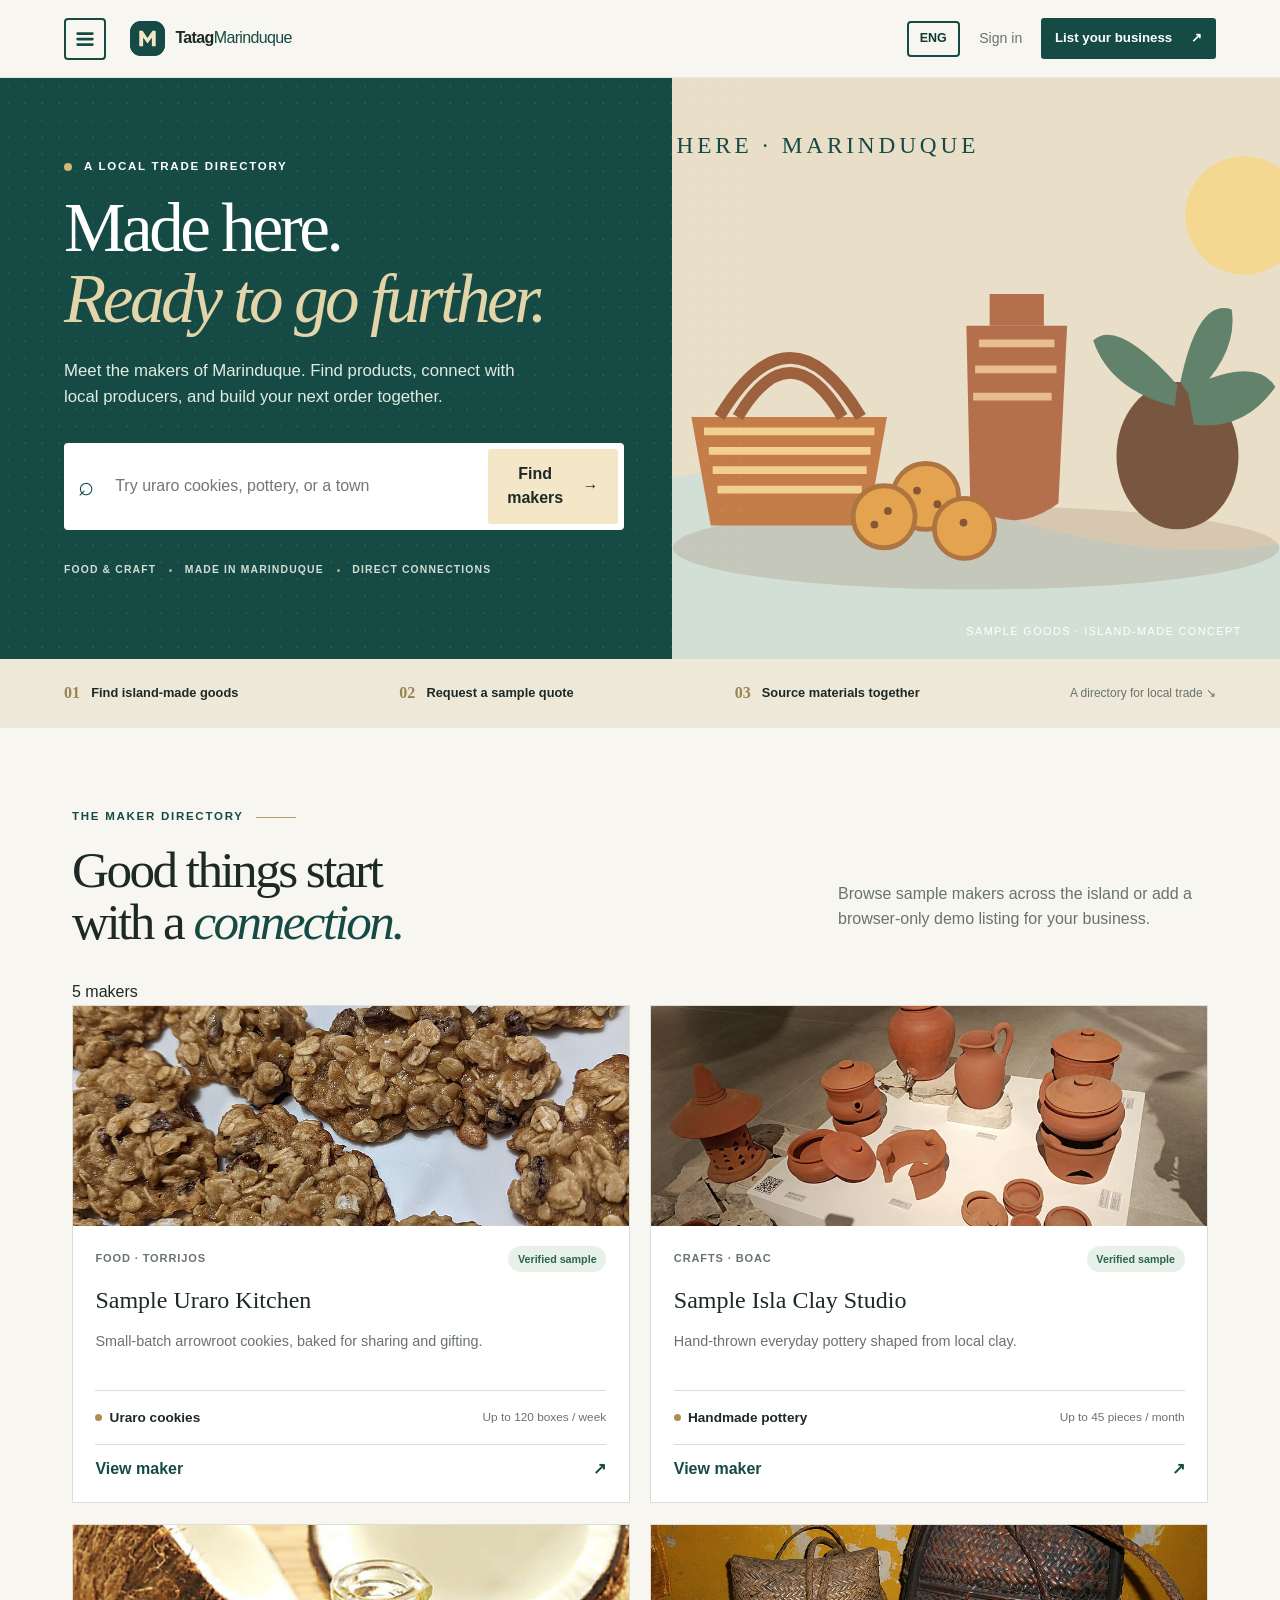
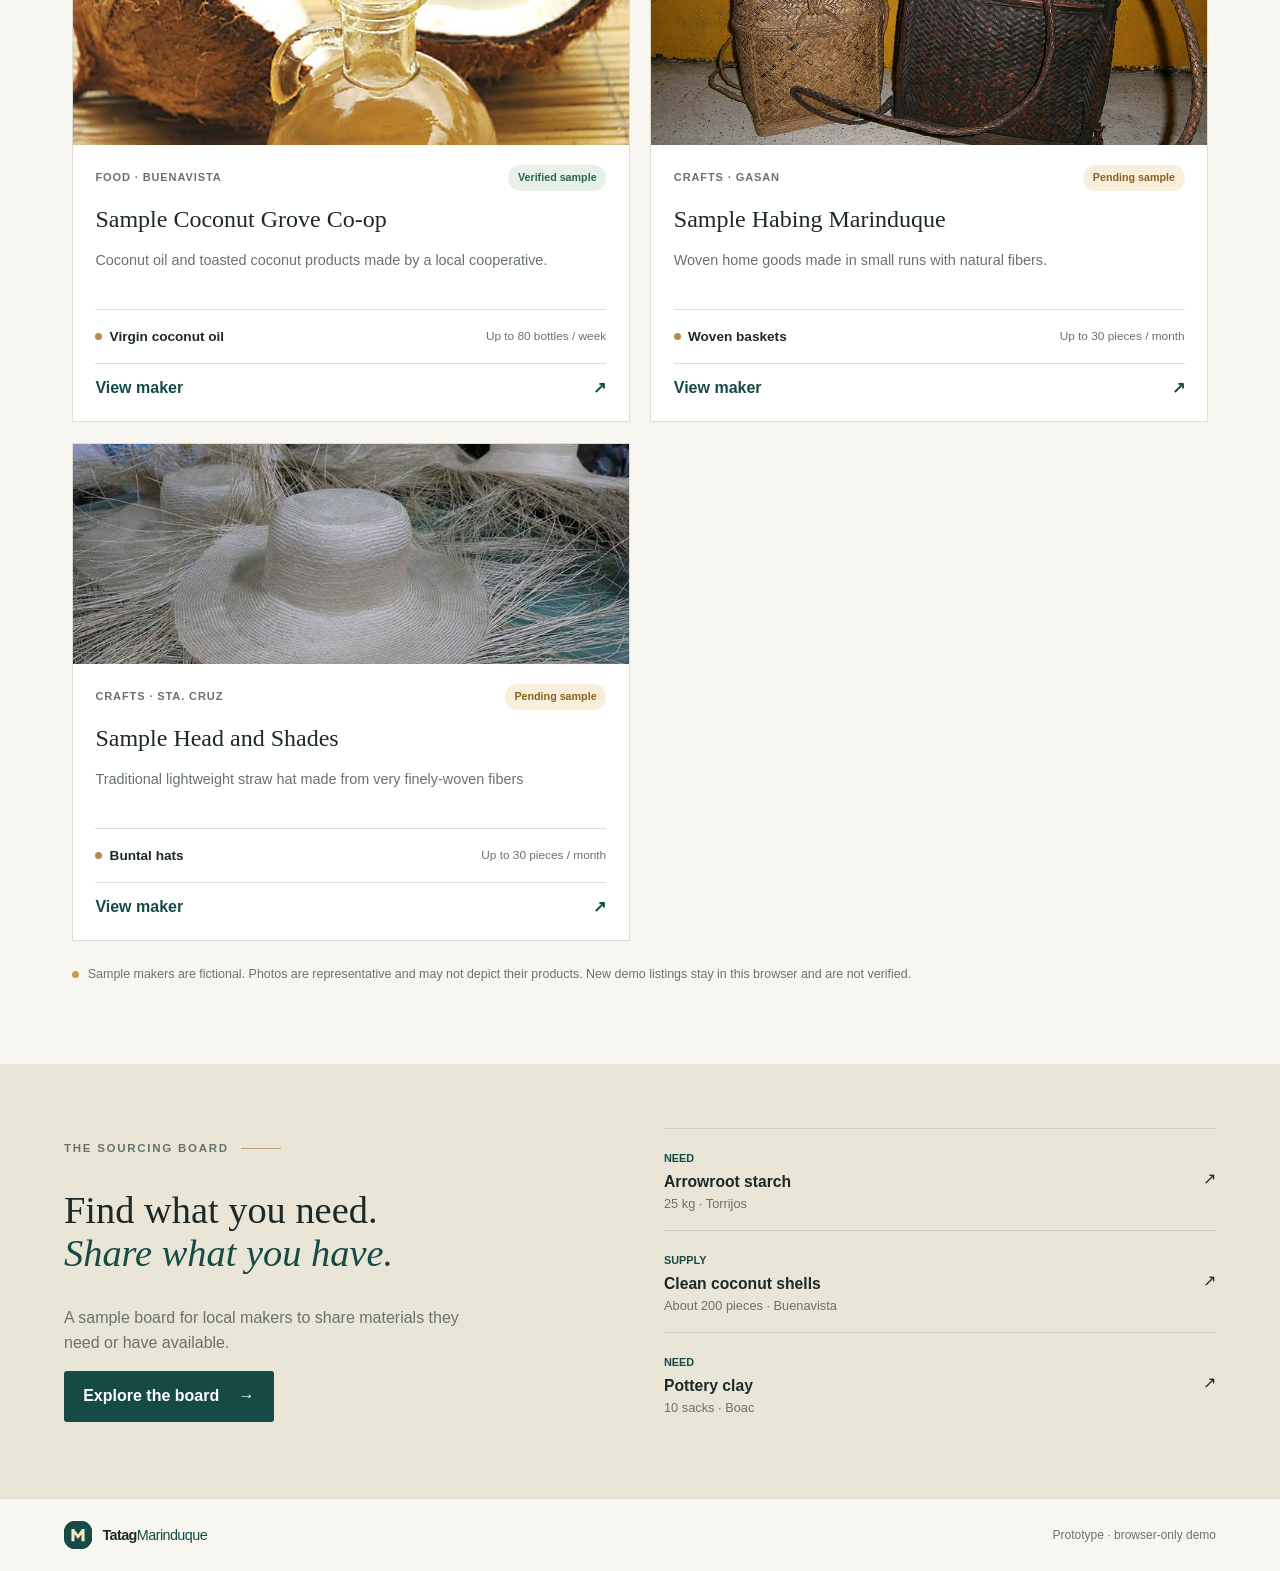
<file: html/index.html>
<!doctype html>
<html lang="en">
<head>
  <meta charset="utf-8">
  <meta name="viewport" content="width=device-width, initial-scale=1">
  <meta name="description" content="Discover Marinduque's local makers, request sample wholesale quotes, and connect through a local sourcing board.">
  <title>TatagMarinduque | Local enterprise, connected</title>
  <link rel="icon" href="../assets/mark.svg" type="image/svg+xml">
  <link rel="stylesheet" href="../css/styles.css">
  <script defer src="../data/demo-data.js"></script>
  <script defer src="../js/app.js"></script>
</head>
<body data-page="home"><main id="app"><p class="loading">Loading the sample directory…</p></main></body>
</html>
</file>
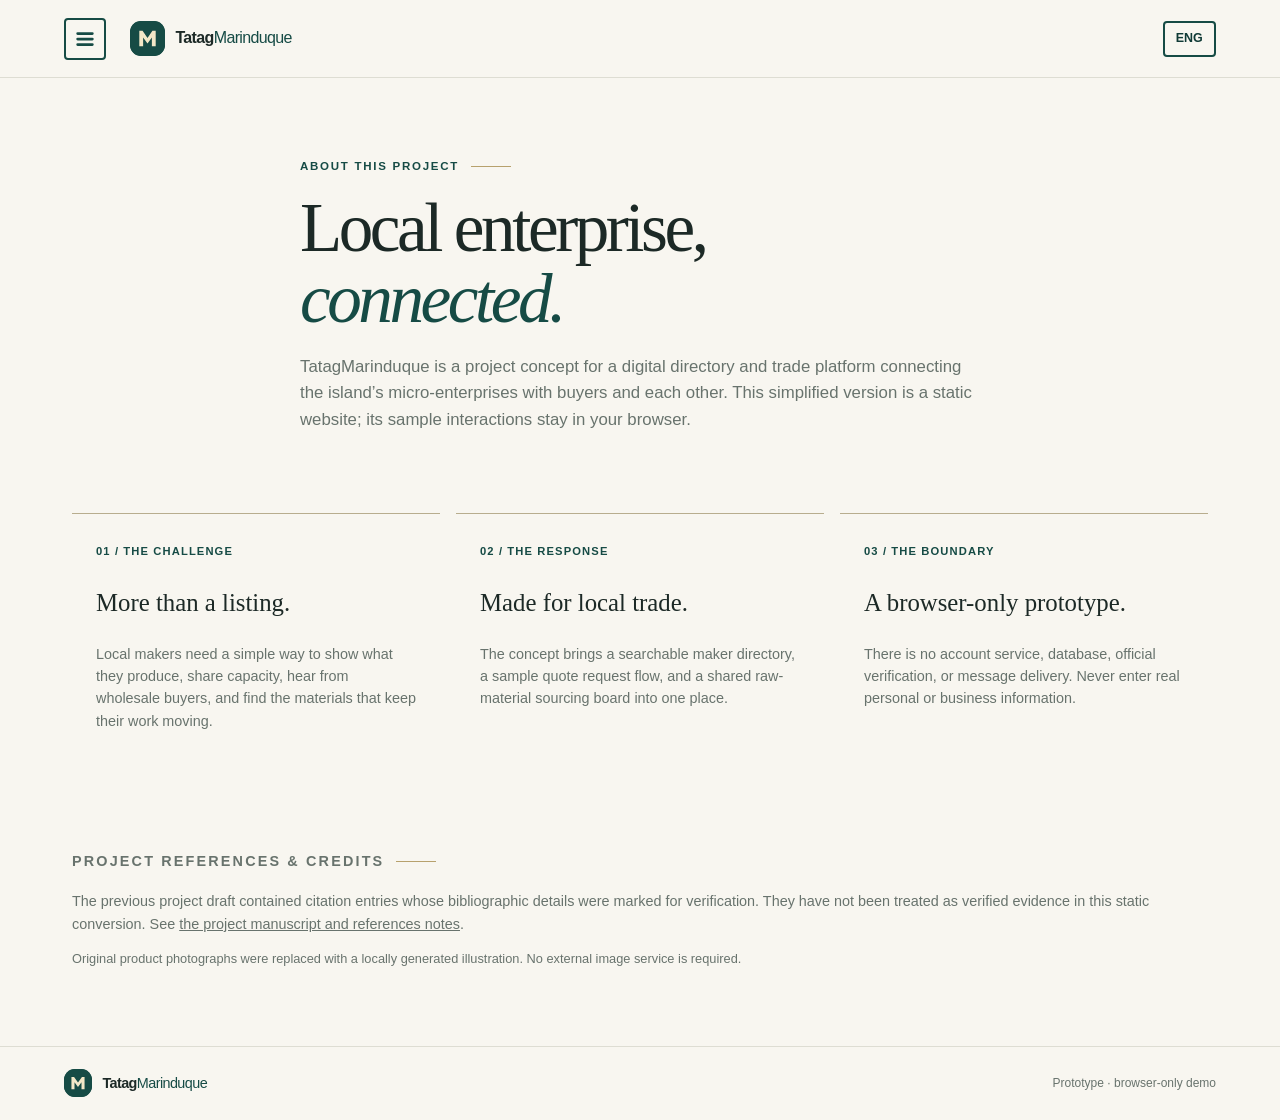
<file: html/about.html>
<!doctype html>
<html lang="en">
<head>
  <meta charset="utf-8">
  <meta name="viewport" content="width=device-width, initial-scale=1">
  <title>About | TatagMarinduque</title>
  <link rel="icon" href="../assets/mark.svg" type="image/svg+xml">
  <link rel="stylesheet" href="../css/styles.css">
  <script defer src="../data/demo-data.js"></script>
  <script defer src="../js/app.js"></script>
</head>
<body data-page="about"><main id="app"><p class="loading">Loading project information…</p></main></body>
</html>
</file>
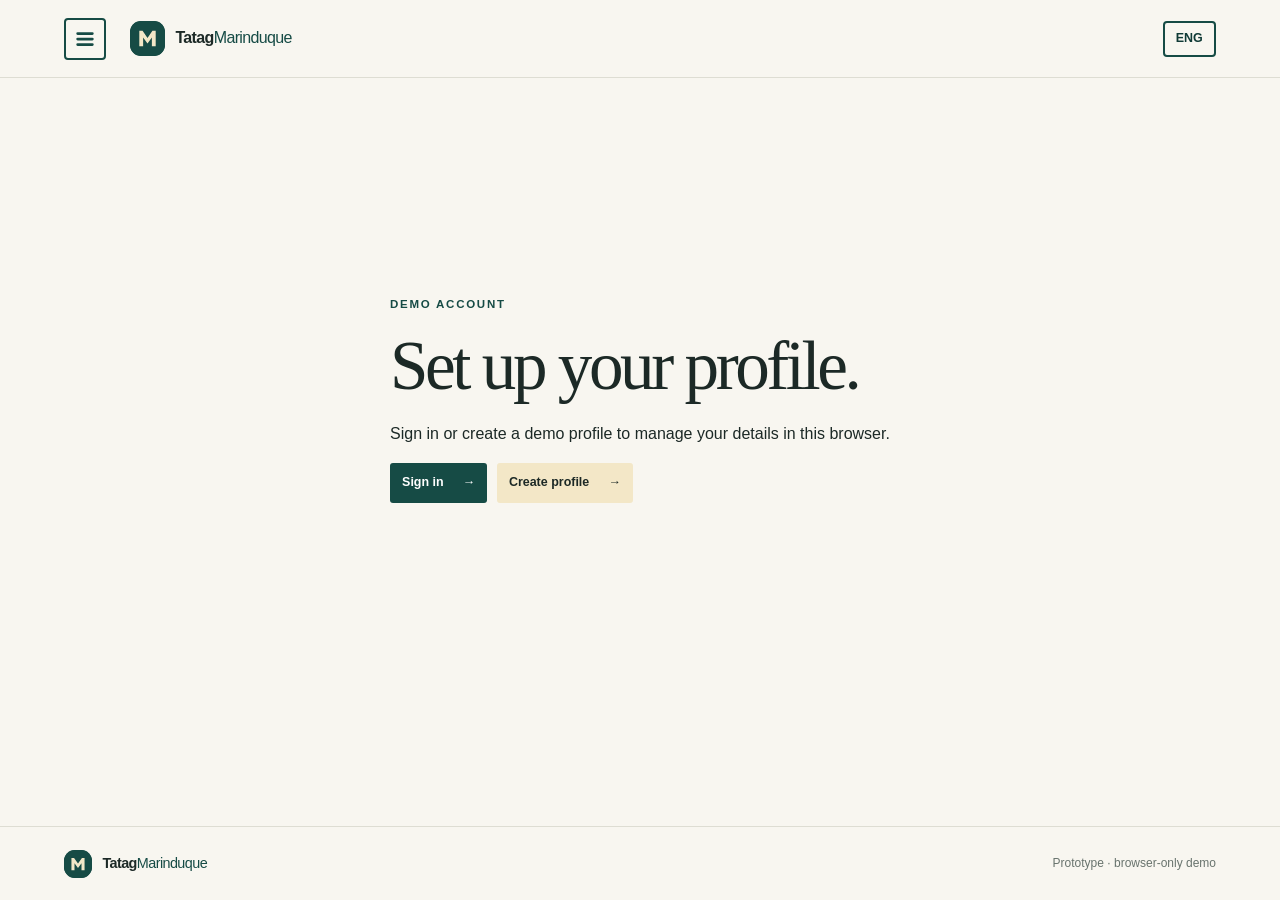
<file: html/account.html>
<!doctype html>
<html lang="en">
<head>
  <meta charset="utf-8">
  <meta name="viewport" content="width=device-width, initial-scale=1">
  <title>Account settings | TatagMarinduque</title>
  <link rel="icon" href="../assets/mark.svg" type="image/svg+xml">
  <link rel="stylesheet" href="../css/styles.css">
  <script defer src="../data/demo-data.js"></script>
  <script defer src="../js/app.js"></script>
</head>
<body data-page="account"><main id="app"><p class="loading">Loading account settings…</p></main></body>
</html>
</file>
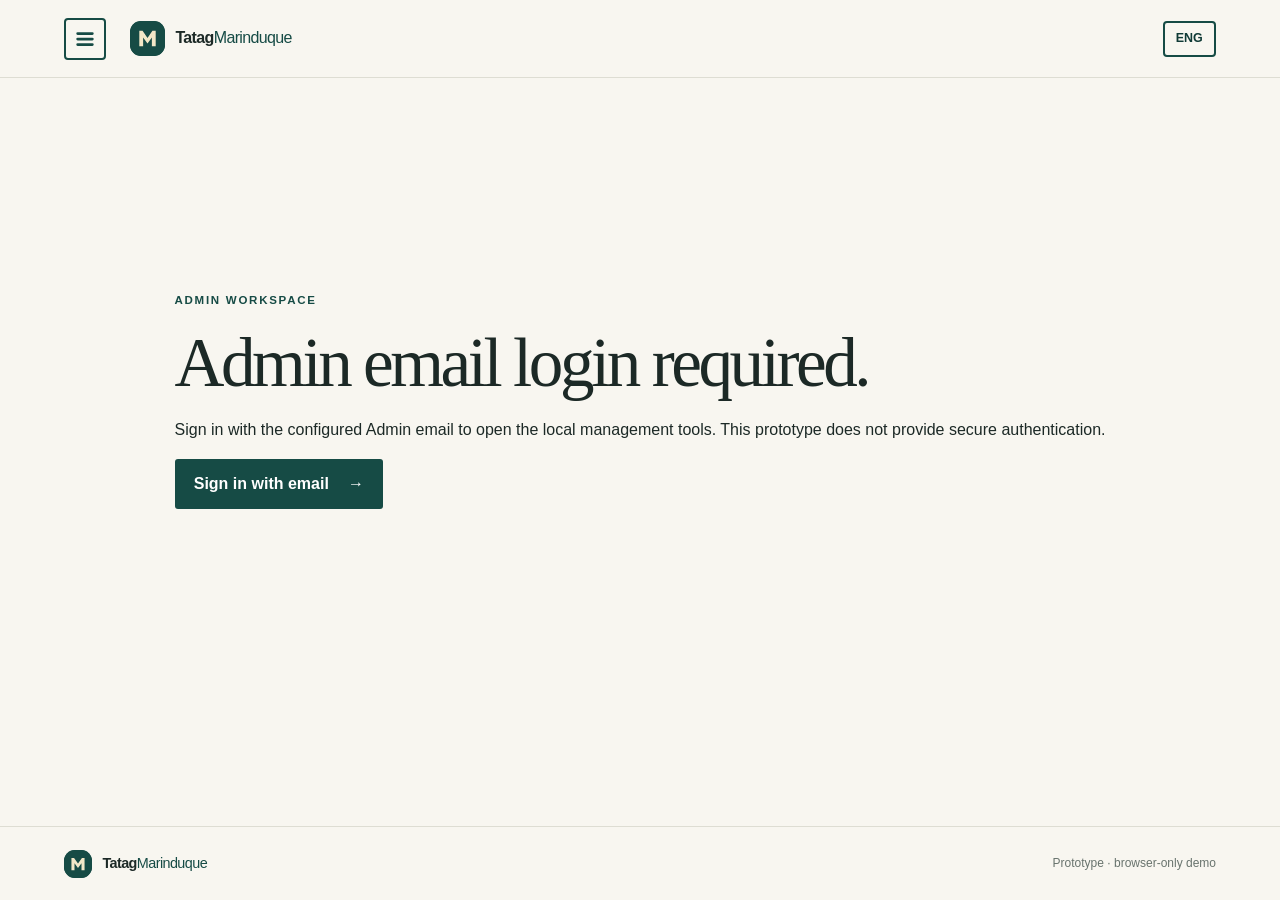
<file: html/admin.html>
<!doctype html>
<html lang="en">
<head>
  <meta charset="utf-8">
  <meta name="viewport" content="width=device-width, initial-scale=1">
  <title>Admin workspace | TatagMarinduque</title>
  <link rel="icon" href="../assets/mark.svg" type="image/svg+xml">
  <link rel="stylesheet" href="../css/styles.css">
  <script defer src="../data/demo-data.js"></script>
  <script defer src="../js/app.js"></script>
</head>
<body data-page="admin"><main id="app"><p class="loading">Loading the admin workspace…</p></main></body>
</html>
</file>
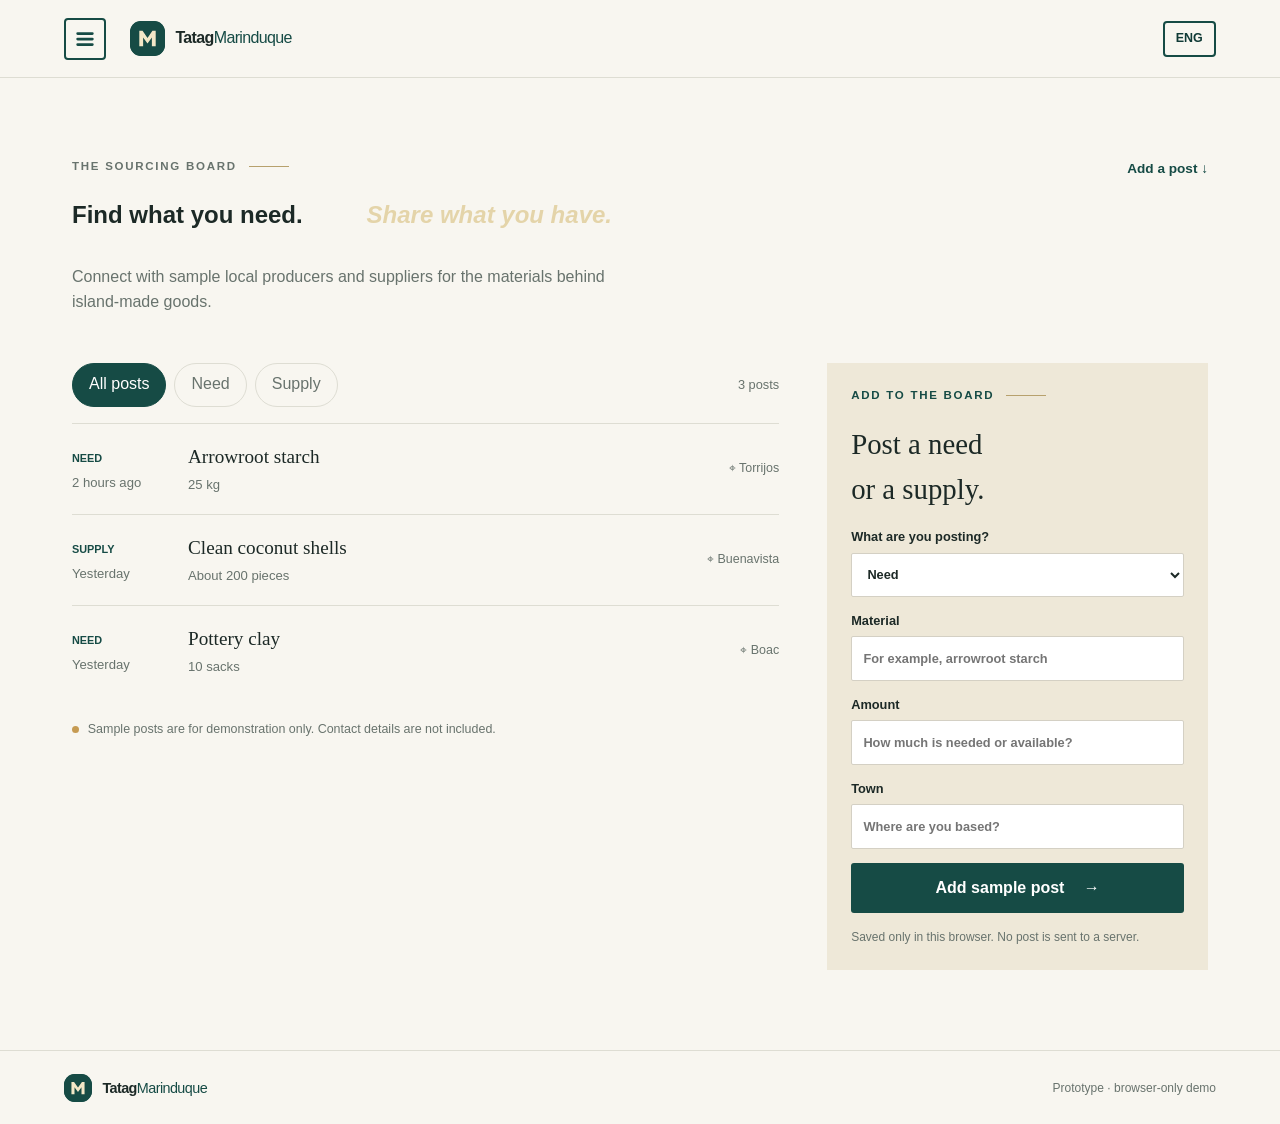
<file: html/bulletin.html>
<!doctype html>
<html lang="en">
<head>
  <meta charset="utf-8">
  <meta name="viewport" content="width=device-width, initial-scale=1">
  <title>Sourcing board | TatagMarinduque</title>
  <link rel="icon" href="../assets/mark.svg" type="image/svg+xml">
  <link rel="stylesheet" href="../css/styles.css">
  <script defer src="../data/demo-data.js"></script>
  <script defer src="../js/app.js"></script>
</head>
<body data-page="bulletin"><main id="app"><p class="loading">Loading the sourcing board…</p></main></body>
</html>
</file>
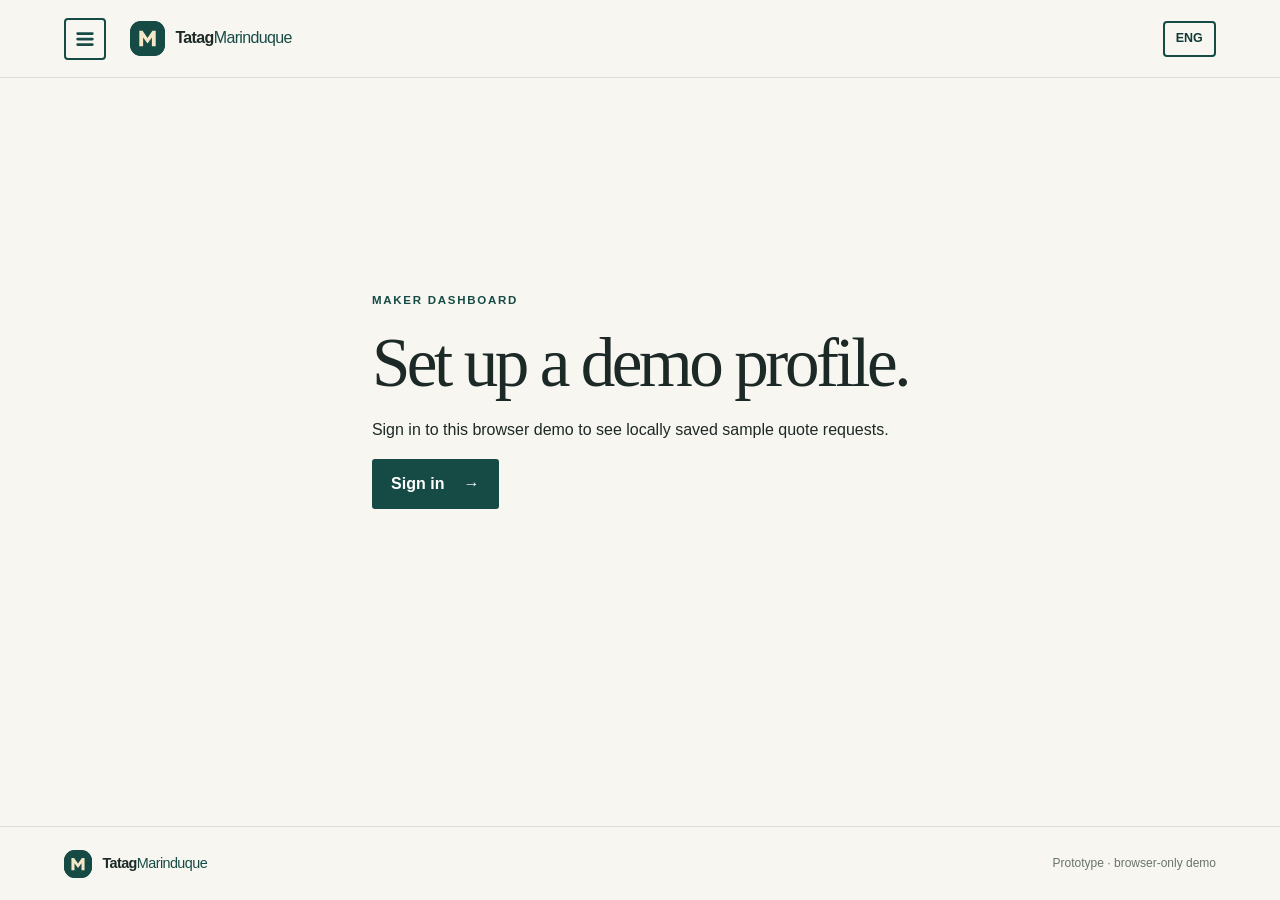
<file: html/dashboard.html>
<!doctype html>
<html lang="en">
<head>
  <meta charset="utf-8">
  <meta name="viewport" content="width=device-width, initial-scale=1">
  <title>Maker dashboard | TatagMarinduque</title>
  <link rel="icon" href="../assets/mark.svg" type="image/svg+xml">
  <link rel="stylesheet" href="../css/styles.css">
  <script defer src="../data/demo-data.js"></script>
  <script defer src="../js/app.js"></script>
</head>
<body data-page="dashboard"><main id="app"><p class="loading">Loading your demo dashboard…</p></main></body>
</html>
</file>
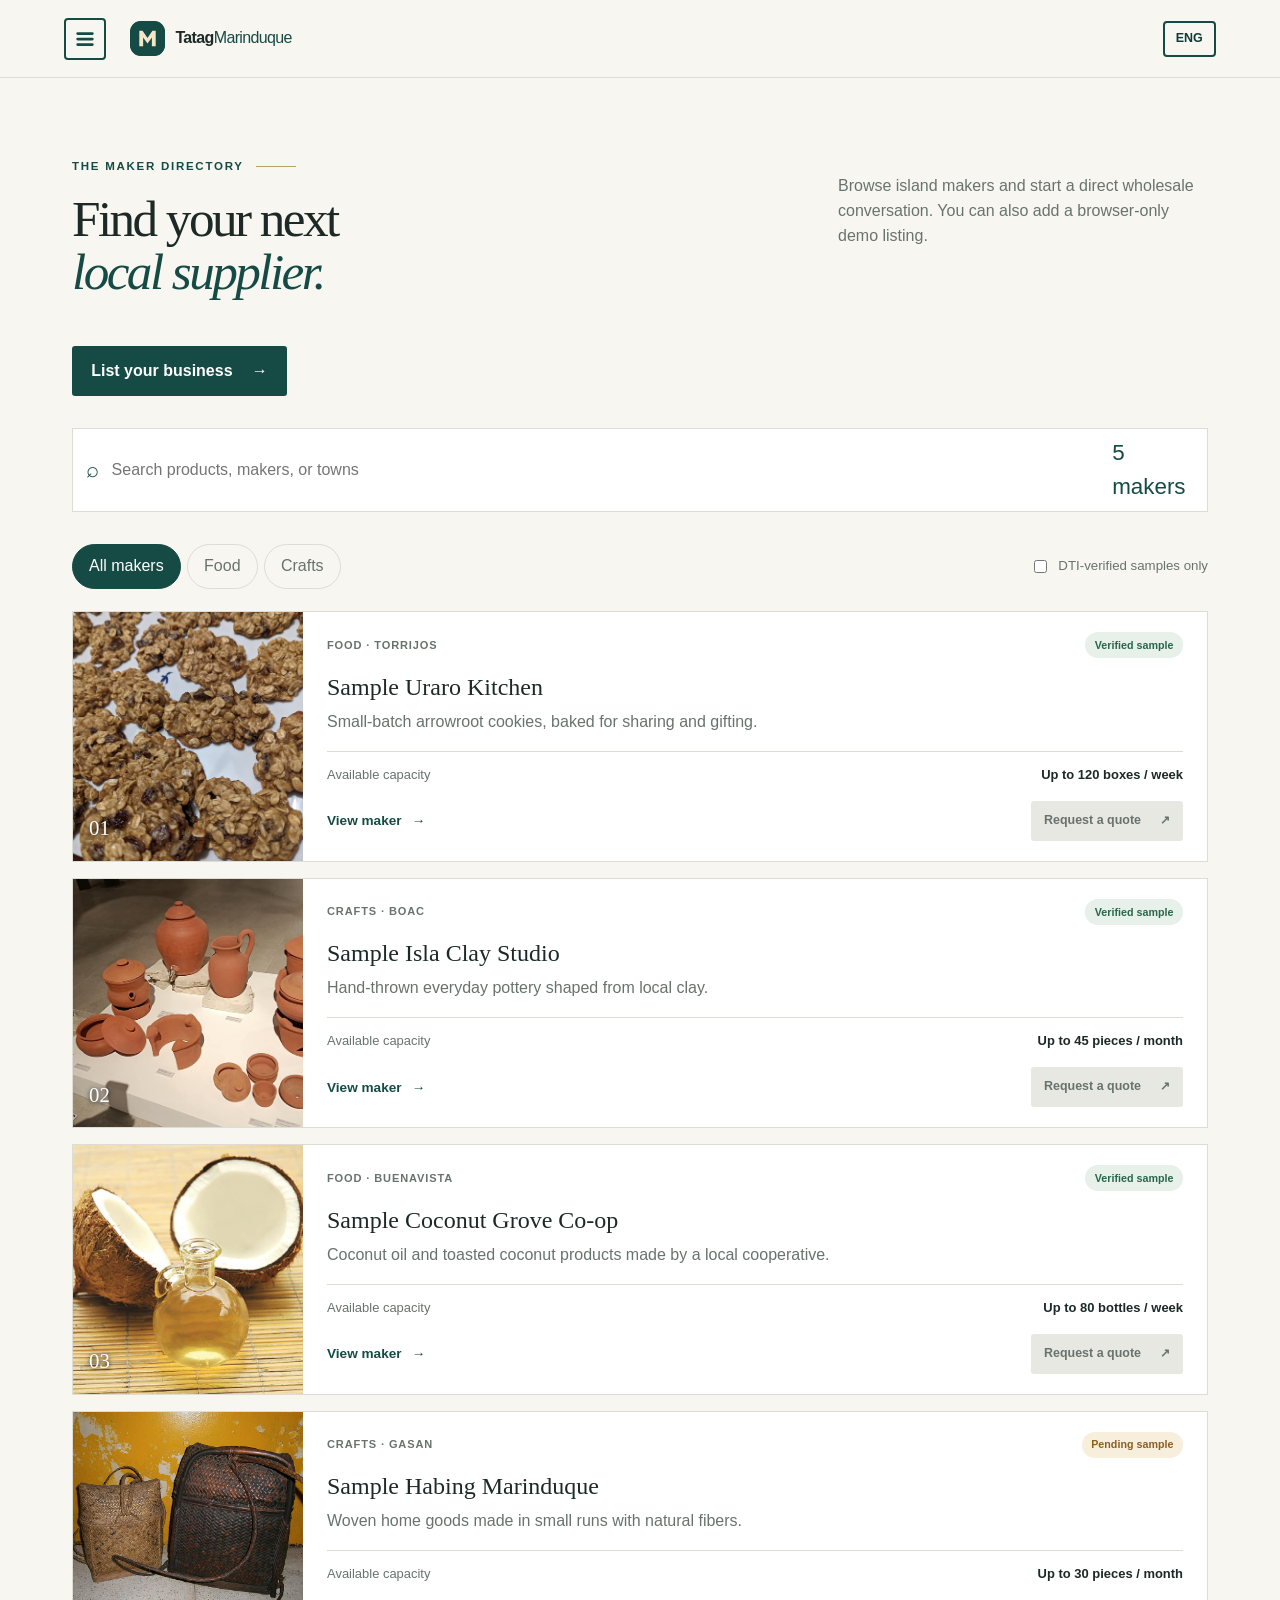
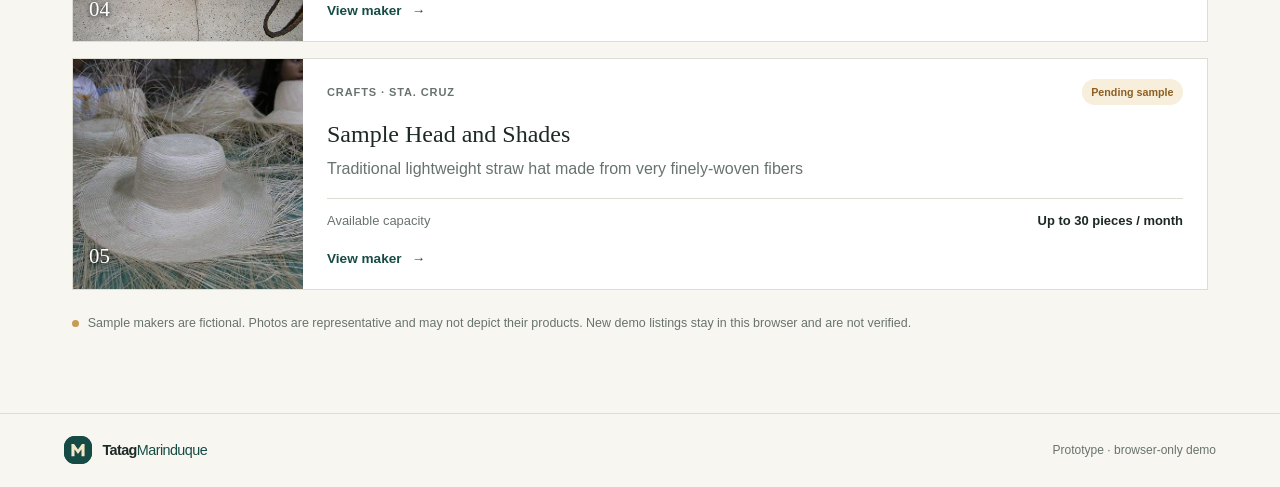
<file: html/directory.html>
<!doctype html>
<html lang="en">
<head>
  <meta charset="utf-8">
  <meta name="viewport" content="width=device-width, initial-scale=1">
  <title>Find makers | TatagMarinduque</title>
  <link rel="icon" href="../assets/mark.svg" type="image/svg+xml">
  <link rel="stylesheet" href="../css/styles.css">
  <script defer src="../data/demo-data.js"></script>
  <script defer src="../js/app.js"></script>
</head>
<body data-page="directory"><main id="app"><p class="loading">Loading the directory…</p></main></body>
</html>
</file>
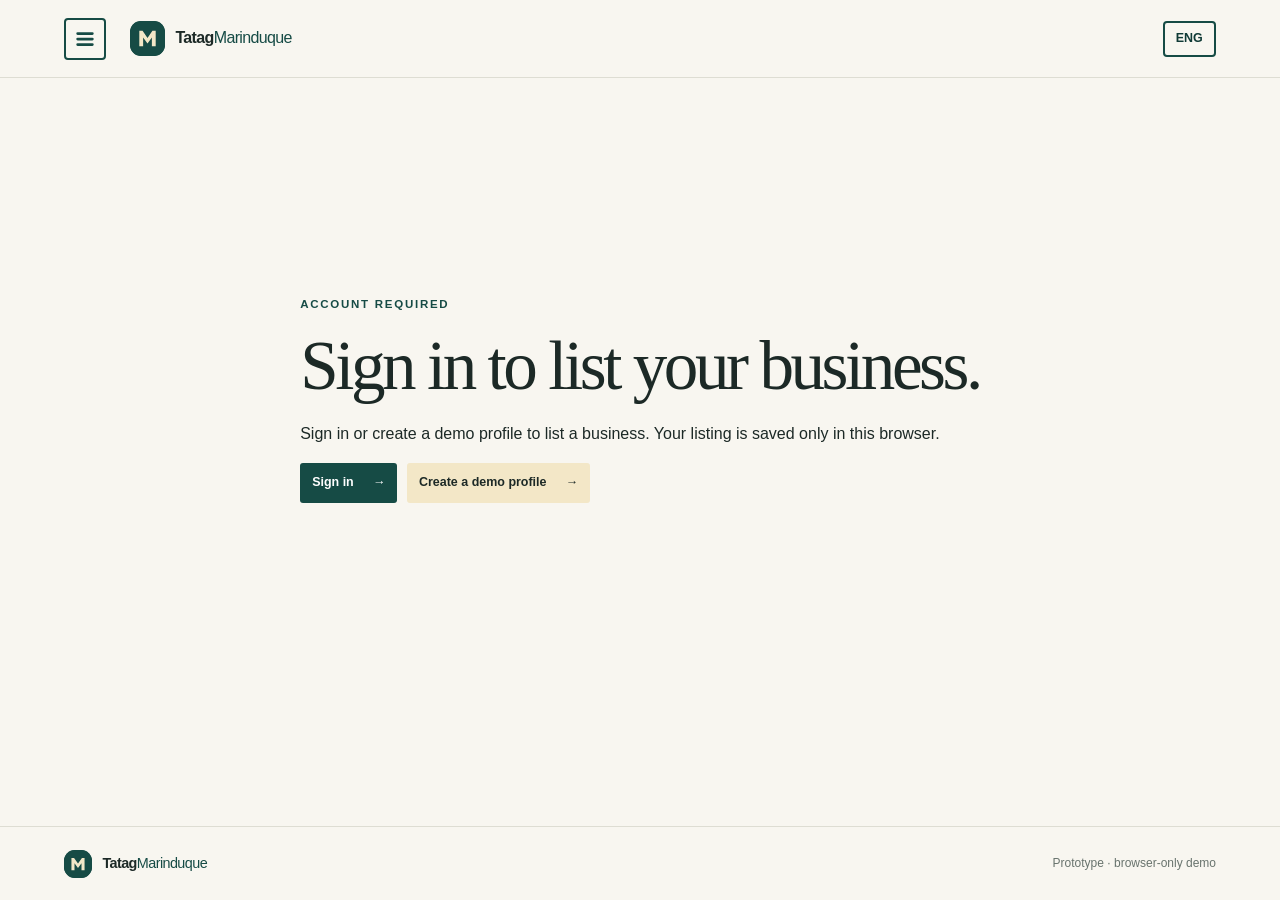
<file: html/list-maker.html>
<!doctype html>
<html lang="en">
<head>
  <meta charset="utf-8">
  <meta name="viewport" content="width=device-width, initial-scale=1">
  <title>List your business | TatagMarinduque</title>
  <link rel="icon" href="../assets/mark.svg" type="image/svg+xml">
  <link rel="stylesheet" href="../css/styles.css">
  <script defer src="../data/demo-data.js"></script>
  <script defer src="../js/app.js"></script>
</head>
<body data-page="list-maker"><main id="app"><p class="loading">Loading maker listing form…</p></main></body>
</html>
</file>
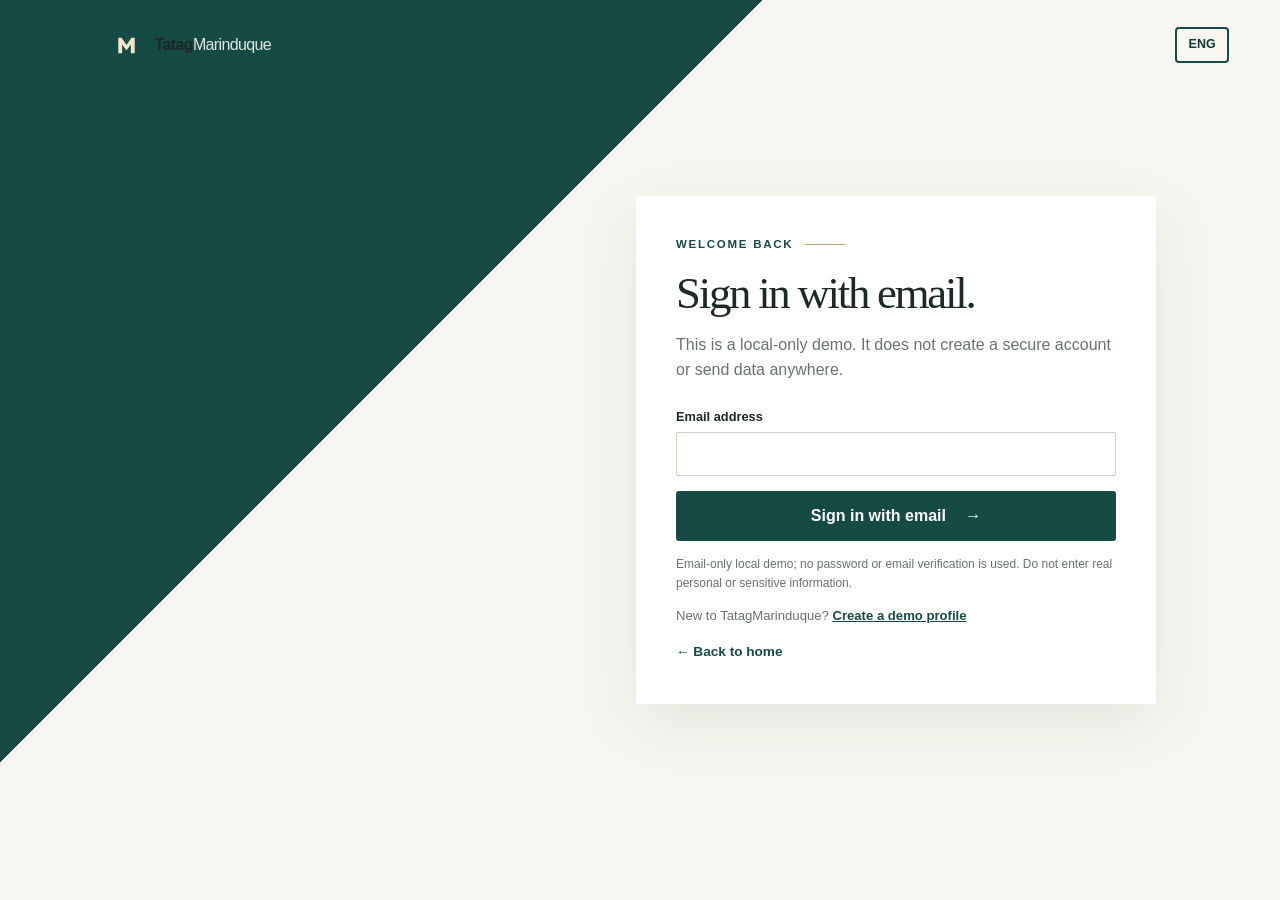
<file: html/login.html>
<!doctype html>
<html lang="en">
<head>
  <meta charset="utf-8">
  <meta name="viewport" content="width=device-width, initial-scale=1">
  <title>Sign in | TatagMarinduque</title>
  <link rel="icon" href="../assets/mark.svg" type="image/svg+xml">
  <link rel="stylesheet" href="../css/styles.css">
  <script defer src="../data/demo-data.js"></script>
  <script defer src="../js/app.js"></script>
</head>
<body data-page="login"><main id="app"><p class="loading">Loading sign-in…</p></main></body>
</html>
</file>
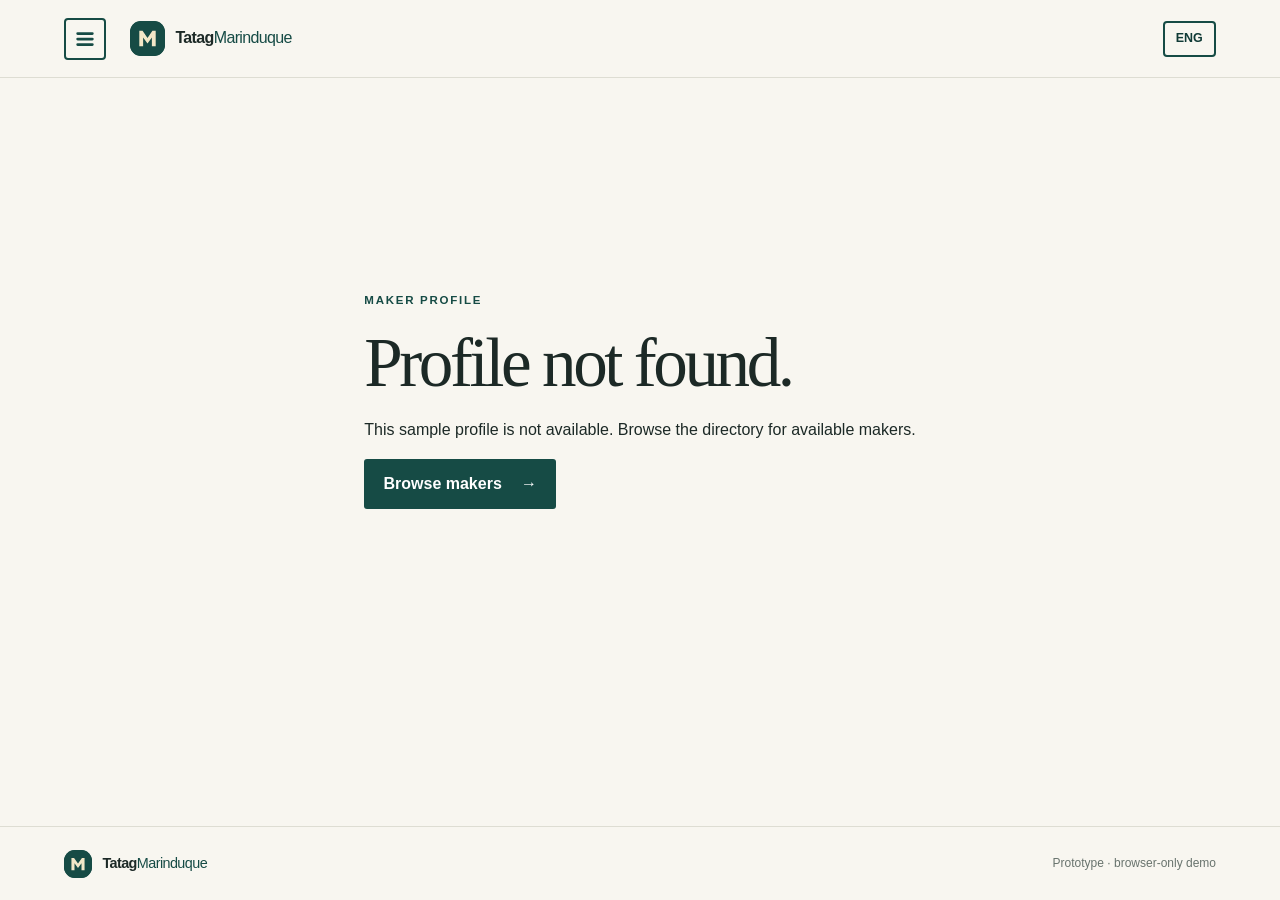
<file: html/maker.html>
<!doctype html>
<html lang="en">
<head>
  <meta charset="utf-8">
  <meta name="viewport" content="width=device-width, initial-scale=1">
  <title>Maker profile | TatagMarinduque</title>
  <link rel="icon" href="../assets/mark.svg" type="image/svg+xml">
  <link rel="stylesheet" href="../css/styles.css">
  <script defer src="../data/demo-data.js"></script>
  <script defer src="../js/app.js"></script>
</head>
<body data-page="maker"><main id="app"><p class="loading">Loading maker profile…</p></main></body>
</html>
</file>
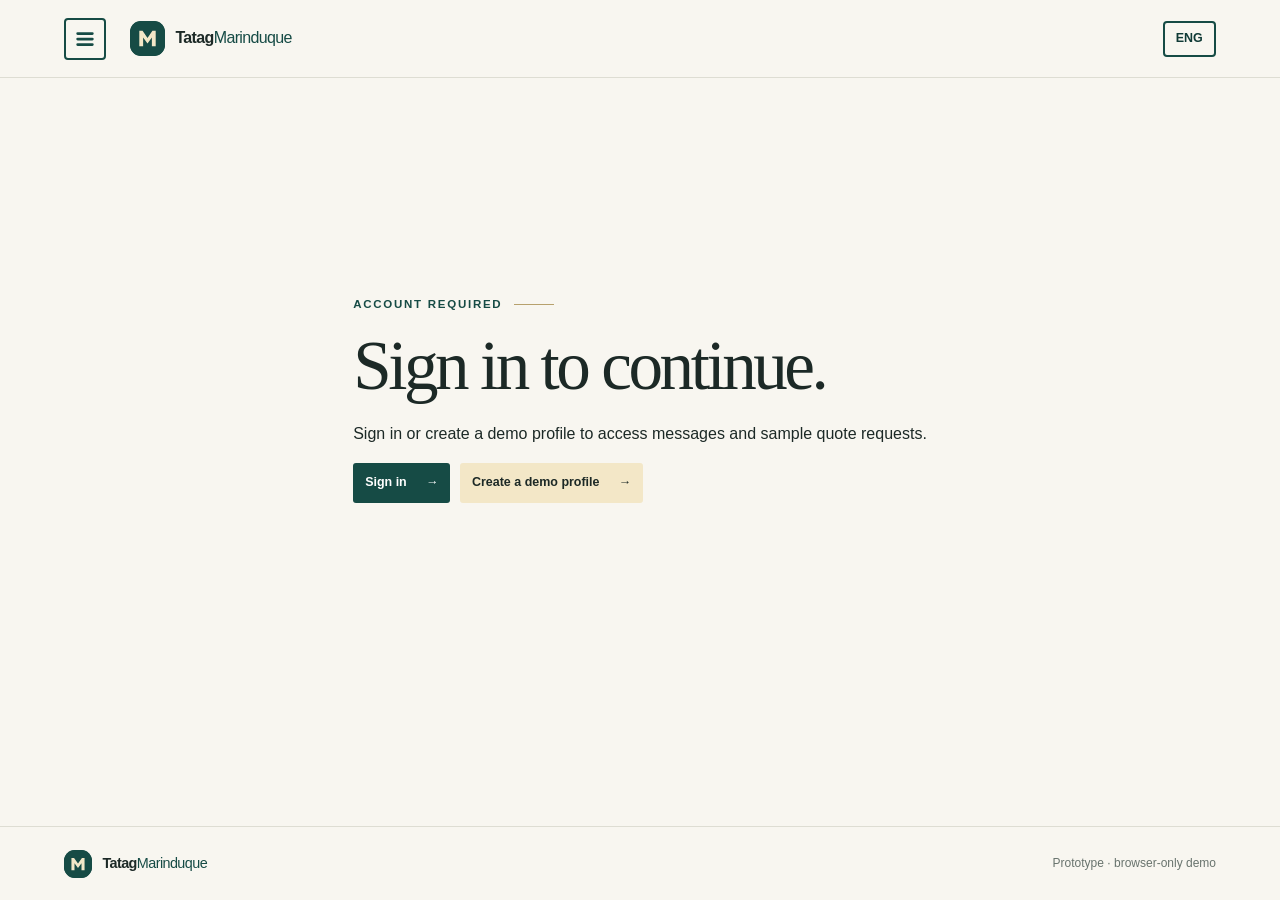
<file: html/messages.html>
<!doctype html>
<html lang="en">
<head>
  <meta charset="utf-8">
  <meta name="viewport" content="width=device-width, initial-scale=1">
  <title>Messages | TatagMarinduque</title>
  <link rel="icon" href="../assets/mark.svg" type="image/svg+xml">
  <link rel="stylesheet" href="../css/styles.css">
  <script defer src="../data/demo-data.js"></script>
  <script defer src="../js/app.js"></script>
</head>
<body data-page="messages"><main id="app"><p class="loading">Loading messages…</p></main></body>
</html>
</file>
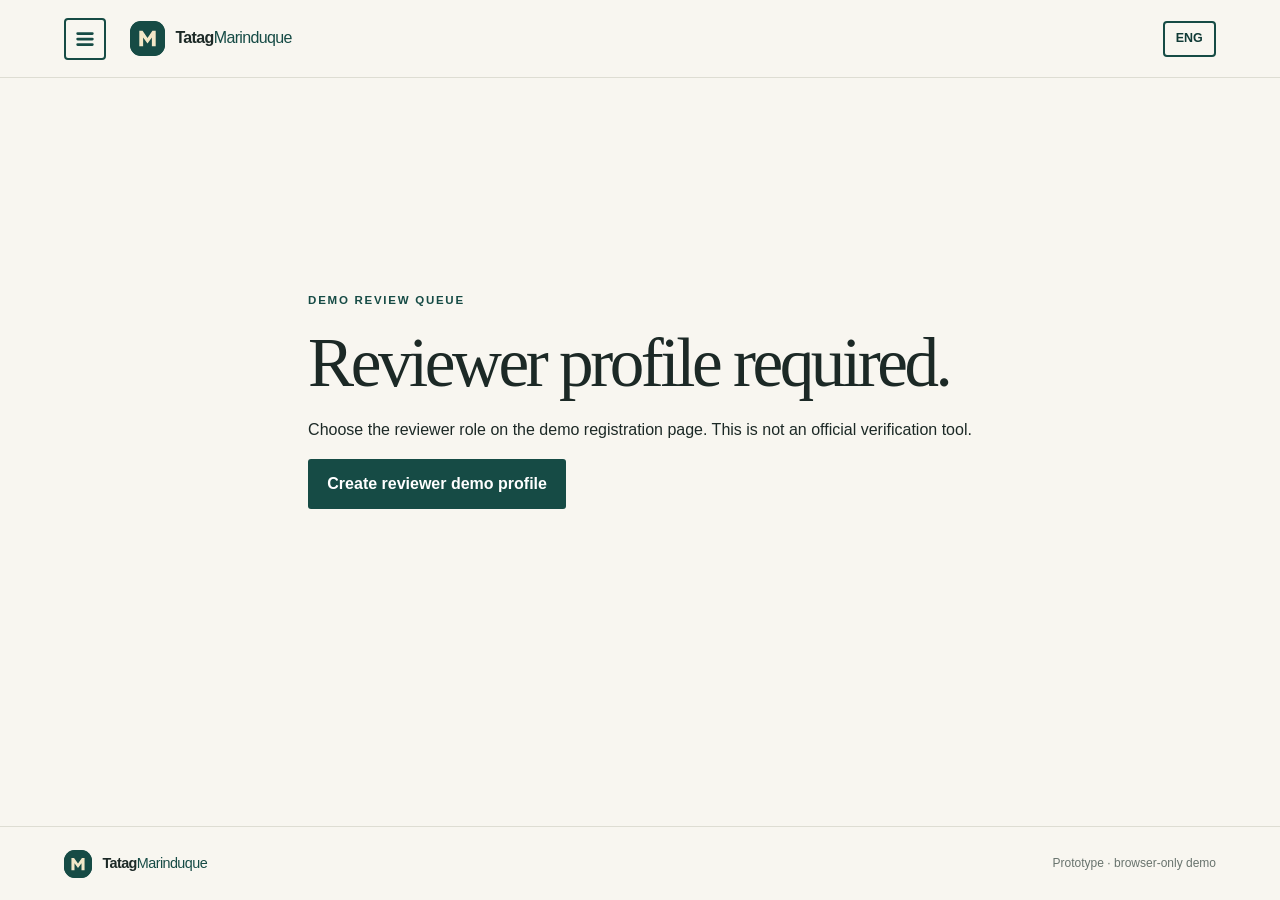
<file: html/officer.html>
<!doctype html>
<html lang="en">
<head>
  <meta charset="utf-8">
  <meta name="viewport" content="width=device-width, initial-scale=1">
  <title>Review queue | TatagMarinduque</title>
  <link rel="icon" href="../assets/mark.svg" type="image/svg+xml">
  <link rel="stylesheet" href="../css/styles.css">
  <script defer src="../data/demo-data.js"></script>
  <script defer src="../js/app.js"></script>
</head>
<body data-page="officer"><main id="app"><p class="loading">Loading the demo review queue…</p></main></body>
</html>
</file>
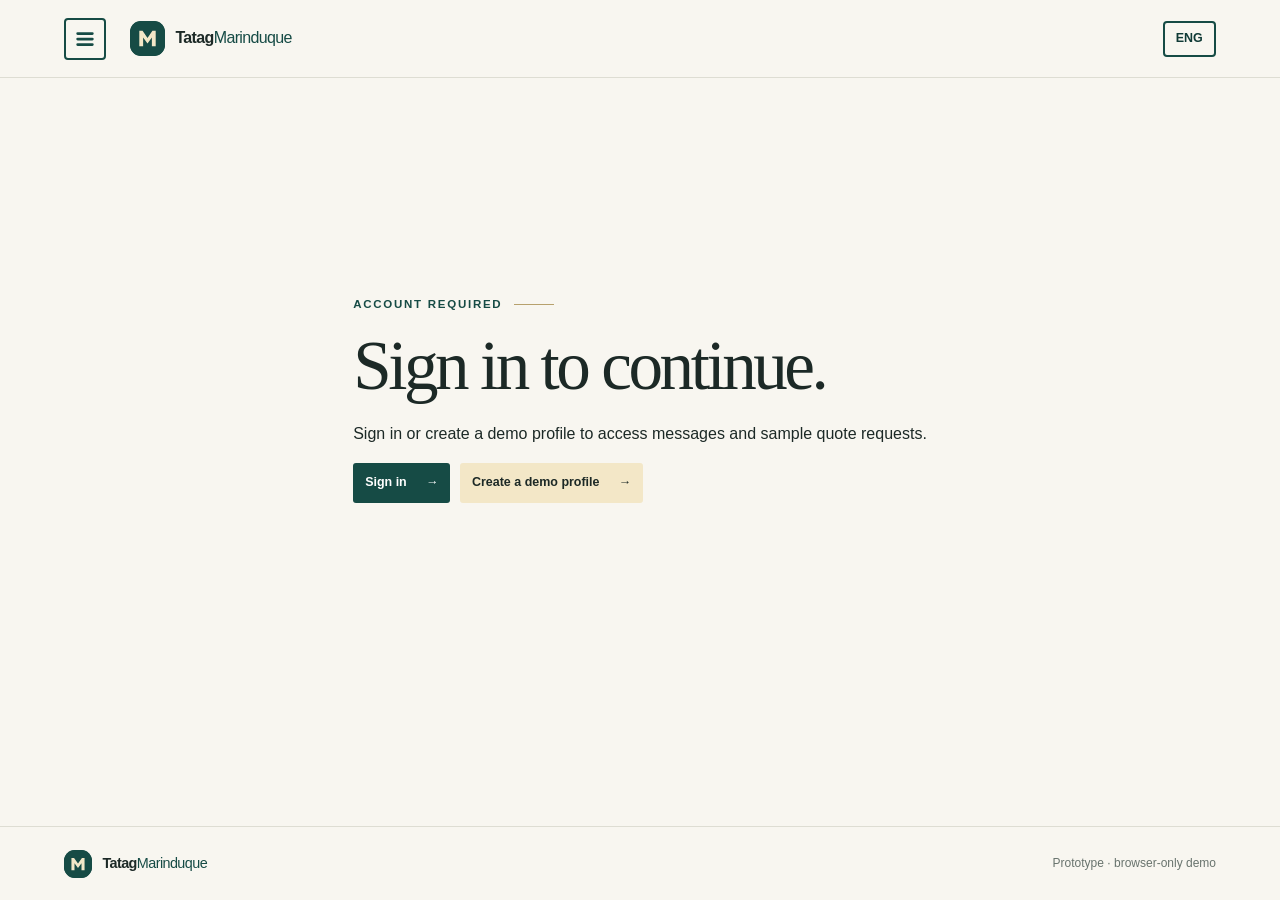
<file: html/quote.html>
<!doctype html>
<html lang="en">
<head>
  <meta charset="utf-8">
  <meta name="viewport" content="width=device-width, initial-scale=1">
  <title>Request a sample quote | TatagMarinduque</title>
  <link rel="icon" href="../assets/mark.svg" type="image/svg+xml">
  <link rel="stylesheet" href="../css/styles.css">
  <script defer src="../data/demo-data.js"></script>
  <script defer src="../js/app.js"></script>
</head>
<body data-page="quote"><main id="app"><p class="loading">Loading quote form…</p></main></body>
</html>
</file>
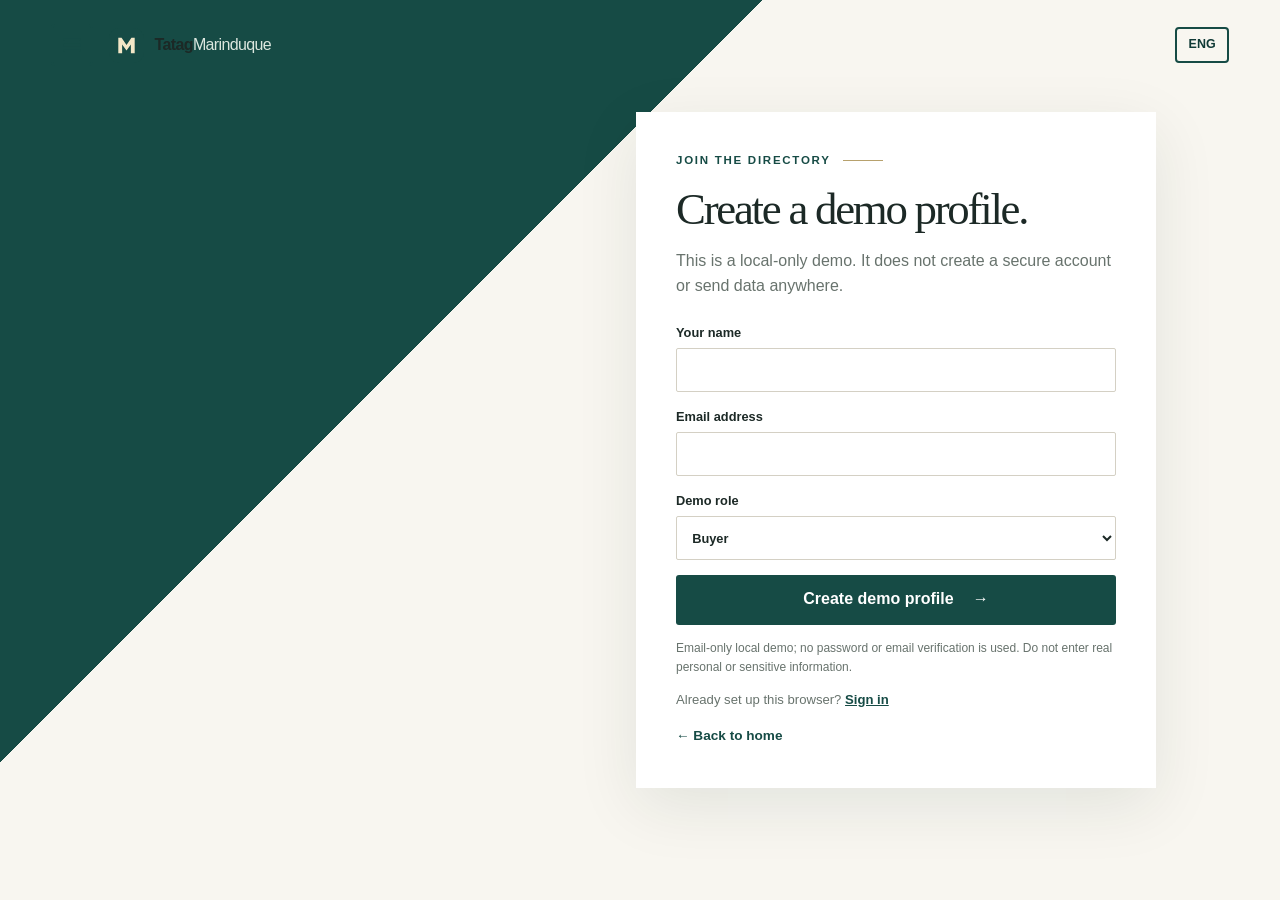
<file: html/register.html>
<!doctype html>
<html lang="en">
<head>
  <meta charset="utf-8">
  <meta name="viewport" content="width=device-width, initial-scale=1">
  <title>Join the directory | TatagMarinduque</title>
  <link rel="icon" href="../assets/mark.svg" type="image/svg+xml">
  <link rel="stylesheet" href="../css/styles.css">
  <script defer src="../data/demo-data.js"></script>
  <script defer src="../js/app.js"></script>
</head>
<body data-page="register"><main id="app"><p class="loading">Loading registration…</p></main></body>
</html>
</file>
<file: css/styles.css>
:root {
  color-scheme: light;
  --sea: #164b45;
  --sea-dark: #103a36;
  --straw: #f3e7c7;
  --paper: #f8f6f0;
  --ink: #1c2926;
  --muted: #68736d;
  --line: #deddd3;
  --success: #28664d;
  --warning: #8d5f22;
  --serif: Georgia, "Times New Roman", serif;
  --sans: "Segoe UI", Arial, sans-serif;
}

* { box-sizing: border-box; }
html { scroll-behavior: smooth; }
body { margin: 0; background: var(--paper); color: var(--ink); font-family: var(--sans); line-height: 1.55; }
a { color: inherit; }
button, input, select, textarea { font: inherit; }
button, a { -webkit-tap-highlight-color: transparent; }
button:focus-visible, a:focus-visible, input:focus-visible, select:focus-visible, textarea:focus-visible {
  outline: 3px solid #bc8e3f; outline-offset: 3px;
}
.loading { margin: 3rem auto; max-width: 70rem; padding: 1rem; color: var(--muted); }
.topbar, .simple-header {
  min-height: 78px; display: flex; align-items: center; justify-content: space-between;
  gap: 1.5rem; padding: 1rem max(5vw, calc((100vw - 1200px) / 2)); background: var(--paper);
}
.topbar { border-bottom: 1px solid rgba(28, 41, 38, .08); }
.brand { display: inline-flex; align-items: center; gap: .65rem; color: var(--ink); font-weight: 750; text-decoration: none; white-space: nowrap; letter-spacing: -.04em; }
.brand-mark { width: 35px; height: 35px; display: grid; place-items: center; border-radius: 11px; background: var(--sea); color: var(--straw); font-family: var(--serif); font-size: 1.4rem; }
.brand-light { color: var(--sea); font-weight: 450; }
.header-actions { display: flex; align-items: center; gap: 1.2rem; margin-left: auto; }
.sign-in { color: var(--muted); font-size: .88rem; text-decoration: none; }
.sign-in:hover { color: var(--sea); }
.nav-toggle { width: 42px; height: 42px; display: inline-grid; flex: 0 0 42px; place-items: center; padding: 0; border: 2px solid var(--sea); border-radius: 4px; background: transparent; color: var(--sea); cursor: pointer; }
.nav-toggle:hover { background: var(--straw); }
.nav-toggle svg, .drawer-close svg { width: 22px; height: 22px; fill: none; stroke: currentColor; stroke-linecap: round; }
.nav-toggle svg { stroke-width: 3; }
.drawer-close svg { stroke-width: 2.5; }
.site-drawer { position: fixed; inset: 0 auto 0 0; width: min(340px, 88vw); height: 100%; max-height: none; margin: 0; padding: 1.25rem; border: 0; background: var(--sea-dark); color: white; box-shadow: 12px 0 32px rgba(16, 25, 22, .2); }
.site-drawer::backdrop { background: rgba(15, 26, 23, .55); }
.drawer-header { display: flex; align-items: center; justify-content: space-between; gap: 1rem; padding-bottom: 1.1rem; border-bottom: 1px solid rgba(255, 255, 255, .18); }
.drawer-header .brand { color: white; }
.drawer-header .brand-light { color: var(--straw); }
.drawer-close { width: 40px; height: 40px; display: inline-grid; flex: 0 0 40px; place-items: center; padding: 0; border: 2px solid var(--straw); border-radius: 4px; background: transparent; color: var(--straw); cursor: pointer; }
.drawer-close:hover { background: var(--straw); color: var(--sea-dark); }
.drawer-nav { display: grid; gap: .3rem; padding-top: 1rem; }
.drawer-nav a { padding: .75rem .85rem; border-radius: 4px; color: #f8f6f0; font-size: .95rem; text-decoration: none; }
.drawer-nav a:hover, .drawer-nav a[aria-current="page"] { background: var(--straw); color: var(--ink); }
.drawer-nav .nav-unavailable { display: block; padding: .75rem .85rem; border-radius: 4px; color: #aab4af; font-size: .95rem; cursor: not-allowed; }
.simple-header > .language-switcher { margin-left: auto; }
.language-switcher { min-height: 36px; display: inline-flex; align-items: center; justify-content: center; padding: .35rem .7rem; border: 2px solid var(--sea); border-radius: 4px; background: var(--paper); color: var(--sea-dark); font-size: .78rem; font-weight: 700; white-space: nowrap; cursor: pointer; }
.language-switcher:hover { border-color: var(--sea); background: var(--straw); }
.auth-page { position: relative; }
.auth-topbar { position: absolute; z-index: 2; top: 1.5rem; left: max(4vw, calc((100vw - 1200px) / 2)); right: max(4vw, calc((100vw - 1200px) / 2)); display: flex; flex-wrap: wrap; align-items: center; gap: 1rem; }
.auth-topbar > .language-switcher { margin-left: auto; }
.account-action { display: inline-flex; align-items: center; gap: .55rem; color: var(--muted); font-size: .85rem; text-decoration: none; }
.account-action:hover { color: var(--sea); }
.header-avatar { width: 34px; height: 34px; display: block; flex: 0 0 auto; border: 1px solid var(--line); border-radius: 50%; background: #eee8d8; }
.account-profile-summary { display: flex; align-items: center; gap: .9rem; margin-bottom: 1.2rem; padding-bottom: 1rem; border-bottom: 1px solid var(--line); }
.account-profile-summary > div { display: grid; gap: .15rem; }
.account-profile-summary > div span { color: var(--muted); font-size: .75rem; }
.account-avatar { width: 64px; height: 64px; display: block; border: 1px solid var(--line); border-radius: 50%; background: #eee8d8; }
.account-heading-actions { display: flex; flex-direction: column; align-items: flex-start; gap: .55rem; }
.account-heading-actions > p { margin: 0; }
.button {
  min-height: 48px; display: inline-flex; align-items: center; justify-content: center; gap: 1.2rem;
  padding: .8rem 1.2rem; border: 0; border-radius: 3px; cursor: pointer; font-weight: 700;
  text-decoration: none; transition: background .2s ease, transform .2s ease;
}
.button:hover { transform: translateY(-1px); }
.button-dark { background: var(--sea); color: white; }
.button-dark:hover { background: var(--sea-dark); }
.button-straw { background: var(--straw); color: var(--ink); }
.button-small { min-height: 41px; padding: .55rem .85rem; font-size: .83rem; }
.button:disabled { cursor: wait; opacity: .65; }
.access-unavailable { color: var(--muted) !important; cursor: not-allowed; opacity: .65; text-decoration: none; }
.button.access-unavailable { background: #e8e8e3 !important; opacity: 1; }
.button.access-unavailable:hover { background: #e8e8e3 !important; transform: none; }
.hero { position: relative; min-height: 575px; display: grid; grid-template-columns: 1.05fr .95fr; overflow: hidden; background: var(--sea); color: white; }
.hero-copy-wrap { z-index: 1; align-self: center; padding: 5rem max(5vw, calc((100vw - 1200px) / 2)); padding-right: 3rem; }
.hero-texture { position: absolute; inset: 0 42% 0 0; opacity: .09; background-image: radial-gradient(#fff 1px, transparent 1px); background-size: 17px 17px; pointer-events: none; }
.eyebrow { display: flex; align-items: center; gap: .75rem; margin: 0 0 1.1rem; font-size: .72rem; font-weight: 750; letter-spacing: .15em; }
.eyebrow-dot, .sample-note-dot { width: 8px; height: 8px; display: inline-block; border-radius: 50%; background: #d3b673; }
.hero h1, .simple-hero h1, .section-heading h2, .page-heading h1, .auth-panel h1 {
  margin: 0; font-family: var(--serif); font-size: clamp(2.8rem, 5.4vw, 5rem); font-weight: 400; letter-spacing: -.05em; line-height: 1.02;
}
.hero h1 span, em { color: #e4d4a9; font-style: italic; }
.hero-copy { max-width: 480px; margin: 1.5rem 0 2rem; color: #e1ebe4; font-size: 1.05rem; }
.hero-search { max-width: 565px; display: flex; align-items: center; gap: .6rem; padding: .4rem; border-radius: 4px; background: white; }
.hero-search input { width: 100%; min-width: 0; border: 0; padding: .7rem; color: var(--ink); outline: none; }
.search-icon { padding-left: .5rem; color: var(--sea); font-size: 1.7rem; }
.hero-meta { display: flex; flex-wrap: wrap; align-items: center; gap: .8rem; margin-top: 2rem; color: #d3ddd6; font-size: .65rem; font-weight: 700; letter-spacing: .11em; }
.meta-divider { width: 3px; height: 3px; border-radius: 50%; background: #c9ab69; }
.hero-art { min-height: 420px; background: #e9dfc8 url("../assets/maker-goods.svg") center/cover no-repeat; }
.hero-caption { position: absolute; right: 3vw; bottom: 1.2rem; color: white; font-size: .68rem; letter-spacing: .13em; }
.trust-strip { display: grid; grid-template-columns: repeat(3, 1fr) auto; align-items: center; gap: 1.4rem; padding: 1.4rem max(5vw, calc((100vw - 1200px) / 2)); background: #eee8d8; }
.trust-strip p { display: flex; align-items: center; gap: .7rem; margin: 0; font-size: .8rem; font-weight: 650; }
.strip-number { color: #9b8353; font-family: var(--serif); font-size: 1rem; }
.strip-note { color: var(--muted); font-size: .75rem; white-space: nowrap; }
.section-wrap, .page-wrap { max-width: 1200px; margin: auto; padding: 5rem 2rem; }
.section-heading, .page-heading { display: flex; justify-content: space-between; align-items: end; gap: 2rem; margin-bottom: 2rem; }
.eyebrow-dark { color: var(--sea); }
.heading-line { width: 40px; height: 1px; display: inline-block; background: #b7a16d; }
.section-heading h2, .page-heading h1 { font-size: clamp(2.5rem, 4vw, 3.8rem); }
.section-heading h2 em, .page-heading h1 em, .simple-hero h1 em, .auth-panel h1 em { color: var(--sea); }
.section-intro, .page-heading > p { max-width: 370px; color: var(--muted); }
.directory-tools { display: flex; align-items: center; gap: 1.2rem; margin: 2rem 0 1.4rem; }
.filter-tabs { display: flex; flex-wrap: wrap; gap: .4rem; }
.filter-tab { border: 1px solid var(--line); border-radius: 99px; padding: .55rem 1rem; background: transparent; color: var(--muted); cursor: pointer; }
.filter-tab.selected { border-color: var(--sea); background: var(--sea); color: white; }
.verified-toggle { display: flex; align-items: center; gap: .5rem; margin-left: auto; color: var(--muted); font-size: .83rem; cursor: pointer; }
.verified-toggle input { accent-color: var(--sea); }
.result-count { color: var(--muted); font-size: .8rem; }
.vendor-grid { display: grid; grid-template-columns: repeat(2, minmax(0, 1fr)); gap: 1.3rem; }
.vendor-card { overflow: hidden; border: 1px solid var(--line); background: white; }
.vendor-image-link { height: 220px; display: block; overflow: hidden; background: #e9dfc8; }
.vendor-image-link img { width: 100%; height: 100%; display: block; object-fit: cover; transition: transform .35s ease; }
.vendor-image-link:hover img { transform: scale(1.035); }
.vendor-card-body { padding: 1.25rem 1.4rem; }
.vendor-topline { display: flex; align-items: center; justify-content: space-between; gap: .6rem; color: var(--muted); font-size: .69rem; font-weight: 750; letter-spacing: .08em; }
.verified-badge, .pending-badge, .rejected-badge { border-radius: 99px; padding: .3rem .6rem; color: var(--success); background: #e7f0e9; font-size: .67rem; letter-spacing: 0; white-space: nowrap; }
.pending-badge { color: var(--warning); background: #f7eedc; }
.rejected-badge { color: #934b3f; background: #f6e8e4; }
.vendor-card h3, .vendor-card p { margin: .65rem 0; }
.vendor-card h3 { font-family: var(--serif); font-size: 1.5rem; font-weight: 400; }
.vendor-card p { min-height: 44px; color: var(--muted); font-size: .9rem; }
.product-line { display: flex; align-items: center; gap: .45rem; margin-top: 1rem; padding-top: 1rem; border-top: 1px solid var(--line); font-size: .85rem; font-weight: 650; }
.product-dot { width: 7px; height: 7px; border-radius: 50%; background: #b48b4e; }
.capacity { margin-left: auto; color: var(--muted); font-size: .74rem; font-weight: 400; }
.card-action { width: 100%; display: flex; justify-content: space-between; margin-top: 1rem; padding: .75rem 0 0; border: 0; border-top: 1px solid var(--line); background: transparent; color: var(--sea); cursor: pointer; font-weight: 700; text-decoration: none; }
.empty-state { display: grid; gap: .4rem; padding: 2rem; border: 1px dashed #c9c7bc; color: var(--muted); text-align: center; }
.empty-state strong { color: var(--ink); }
.sample-note { display: flex; align-items: center; gap: .55rem; margin: 1.5rem 0 0; color: var(--muted); font-size: .78rem; }
.sample-note-dot { width: 7px; height: 7px; background: #c69b52; }
.board-preview { padding: 4rem max(5vw, calc((100vw - 1200px) / 2)); background: #e9e5d7; }
.board-preview-inner { display: grid; grid-template-columns: 1fr 1fr; gap: 3rem; align-items: center; }
.board-preview h2, .board-preview h2 em { font-family: var(--serif); font-size: 2.4rem; font-weight: 400; line-height: 1.1; }
.board-preview h2 em { color: var(--sea); }
.board-preview p { max-width: 430px; color: var(--muted); }
.preview-post { display: flex; align-items: center; justify-content: space-between; gap: 1rem; padding: 1rem 0; border-top: 1px solid #d2cdbc; }
.preview-post h3, .preview-post p { margin: 0; }
.preview-post h3 { font-size: .98rem; }
.preview-post p { font-size: .8rem; }
.post-type { color: var(--sea); font-size: .68rem; font-weight: 750; text-transform: uppercase; }
.simple-page { min-height: 100vh; display: flex; flex-direction: column; }
.simple-header { max-width: none; border-bottom: 1px solid var(--line); }
.simple-header, .footer { padding-right: max(5vw, calc((100vw - 1200px) / 2)); padding-left: max(5vw, calc((100vw - 1200px) / 2)); }
.simple-back { color: var(--sea); font-size: .85rem; font-weight: 650; text-decoration: none; }
.page-wrap { width: 100%; flex: 1; }
.page-heading { align-items: start; }
.page-heading h1 { margin-bottom: 1rem; }
.search-bar { width: 100%; display: flex; align-items: center; gap: .8rem; margin: 2rem 0 1rem; padding: .4rem .8rem; border: 1px solid var(--line); background: white; }
.search-bar input { width: 100%; padding: .75rem 0; border: 0; outline: 0; }
.search-bar span { color: var(--sea); font-size: 1.4rem; }
.directory-list { display: grid; gap: 1rem; }
.directory-maker { display: grid; grid-template-columns: 230px 1fr; overflow: hidden; border: 1px solid var(--line); background: white; }
.directory-maker-image { position: relative; min-height: 215px; background: #e9dfc8; }
.directory-maker-image img { width: 100%; height: 100%; position: absolute; inset: 0; object-fit: cover; }
.directory-maker-image > span { position: absolute; left: 1rem; bottom: 1rem; color: white; text-shadow: 0 1px 5px #000; font-family: var(--serif); font-size: 1.3rem; }
.directory-maker-content { padding: 1.25rem 1.5rem; }
.directory-maker-content h2 { margin: .65rem 0 .25rem; font-family: var(--serif); font-weight: 400; }
.directory-maker-content p { margin: 0; color: var(--muted); }
.maker-capacity { display: flex; flex-wrap: wrap; justify-content: space-between; gap: .7rem; margin: 1rem 0; padding-top: .8rem; border-top: 1px solid var(--line); color: var(--muted); font-size: .81rem; }
.maker-capacity strong { color: var(--ink); }
.directory-maker-actions { display: flex; align-items: center; justify-content: space-between; gap: 1rem; }
.text-link { color: var(--sea); font-size: .85rem; font-weight: 700; text-decoration: none; }
.text-link span { margin-left: .4rem; }
.directory-maker-actions .button { min-height: 40px; padding: .55rem .8rem; font-size: .78rem; }
.bulletin-heading { display: flex; justify-content: space-between; gap: 2rem; align-items: start; margin-bottom: 2rem; }
.bulletin-heading h1 { max-width: 800px; }
.bulletin-heading p { max-width: 540px; color: var(--muted); }
.bulletin-layout { display: grid; grid-template-columns: minmax(0, 1.3fr) minmax(280px, .7fr); gap: 3rem; }
.bulletin-filters { display: flex; align-items: center; flex-wrap: wrap; gap: .5rem; margin-bottom: 1rem; }
.bulletin-filters > span { margin-left: auto; color: var(--muted); font-size: .8rem; }
.feed-post { display: grid; grid-template-columns: 100px 1fr auto; align-items: center; gap: 1rem; padding: 1.15rem 0; border-top: 1px solid var(--line); }
.feed-post h2 { margin: 0; font-family: var(--serif); font-size: 1.2rem; font-weight: 400; }
.feed-post p, .feed-post time { margin: .2rem 0 0; color: var(--muted); font-size: .82rem; }
.feed-town { color: var(--muted); font-size: .78rem; }
.post-form-wrap { padding: 1.5rem; background: #eee8d8; }
.post-form-wrap h2 { margin: 0 0 1rem; font-family: var(--serif); font-size: 1.8rem; font-weight: 400; }
.post-form { display: grid; gap: .9rem; }
.post-form label { display: grid; gap: .35rem; color: var(--ink); font-size: .8rem; font-weight: 650; }
.post-form input, .post-form select, .post-form textarea { width: 100%; min-height: 44px; padding: .7rem; border: 1px solid #d4d0c4; border-radius: 2px; background: white; color: var(--ink); }
.post-form textarea { min-height: 105px; resize: vertical; }
.post-form > p, .form-note { margin: 0; color: var(--muted); font-size: .75rem; }
.listing-photo-preview { width: min(100%, 360px); max-height: 240px; object-fit: cover; border: 1px solid var(--line); }
.inline-message { padding: .75rem; border-left: 3px solid var(--sea); background: #e7f0e9; color: var(--sea-dark); font-size: .84rem; }
.simple-hero { max-width: 1000px; margin: auto; padding: 5rem 2rem 3rem; }
.simple-hero h1 { margin-bottom: 1.25rem; }
.simple-hero > p:last-child { max-width: 680px; color: var(--muted); font-size: 1.05rem; }
.about-columns { max-width: 1200px; display: grid; grid-template-columns: repeat(3, 1fr); gap: 1rem; margin: auto; padding: 1rem 2rem 4rem; }
.about-columns article { padding: 1.5rem; border-top: 1px solid #b8ad8e; }
.about-columns article > span { color: var(--sea); font-size: .7rem; font-weight: 750; letter-spacing: .1em; }
.about-columns h2 { font-family: var(--serif); font-size: 1.55rem; font-weight: 400; }
.about-columns p, .references li, .references p { color: var(--muted); font-size: .9rem; }
.references { max-width: 1200px; margin: auto; padding: 1rem 2rem 4rem; }
.references ol { display: grid; gap: .8rem; padding-left: 1.4rem; }
.reference-note { font-size: .8rem !important; }
.profile-layout { width: min(1100px, calc(100% - 4rem)); display: grid; grid-template-columns: 1fr 1fr; gap: 3rem; align-items: center; margin: auto; padding: 4rem 0; }
.profile-image { position: relative; min-height: 420px; background: #e9dfc8; }
.profile-image img { width: 100%; height: 100%; position: absolute; inset: 0; object-fit: cover; }
.profile-image > span { position: absolute; left: 1rem; bottom: 1rem; padding: .4rem .75rem; background: white; color: var(--sea); font-size: .78rem; }
.profile-details h1 { margin: .5rem 0; font-family: var(--serif); font-size: clamp(2.3rem, 4vw, 3.7rem); font-weight: 400; line-height: 1; }
.profile-town, .profile-description { color: var(--muted); }
.listing-management { margin-top: 1rem; }
.listing-management > [id="remove-listing-confirm"] > p { color: var(--muted); font-size: .85rem; }
.profile-detail-row { display: flex; justify-content: space-between; gap: 1rem; padding: .85rem 0; border-bottom: 1px solid var(--line); font-size: .82rem; }
.profile-detail-row span { color: var(--muted); font-size: .7rem; letter-spacing: .08em; }
.profile-detail-row strong { text-align: right; overflow-wrap: anywhere; }
.profile-demo-note { color: var(--muted); font-size: .78rem; }
.profile-quote { margin-top: 1.4rem; }
.profile-unavailable { color: var(--warning); font-size: .84rem; }
.profile-message-link { display: inline-block; margin: 1rem 0 0 1rem; }
.listing-controls { display: flex; align-items: center; flex-wrap: wrap; gap: .75rem; margin-bottom: .6rem; }
.listing-controls .button { min-height: 40px; padding: .55rem .8rem; font-size: .8rem; }
.maker-report { margin-top: 1.4rem; padding-top: .9rem; border-top: 1px solid var(--line); }
.maker-report summary { color: #934b3f; cursor: pointer; font-size: .86rem; font-weight: 700; }
.maker-report[open] summary { margin-bottom: .7rem; }
.maker-report > p { color: var(--muted); font-size: .8rem; }
.maker-report .post-form { margin-top: .8rem; }
.maker-report-disabled { display: inline-block; color: var(--muted); cursor: not-allowed; font-size: .86rem; font-weight: 700; }
.messaging-layout { display: grid; grid-template-columns: minmax(230px, .7fr) minmax(0, 1.5fr); min-height: 520px; border: 1px solid var(--line); background: white; }
.conversation-list { padding: 1.2rem; border-right: 1px solid var(--line); }
.conversation-list h2 { margin: 0 0 1rem; font-family: var(--serif); font-size: 1.35rem; font-weight: 400; }
.conversation-link { display: grid; gap: .25rem; padding: .85rem; border-top: 1px solid var(--line); text-decoration: none; }
.conversation-link.selected { background: #edf2eb; }
.conversation-link strong { font-size: .88rem; }
.conversation-link span { overflow: hidden; color: var(--muted); font-size: .76rem; text-overflow: ellipsis; white-space: nowrap; }
.conversation-panel { min-width: 0; display: flex; flex-direction: column; }
.conversation-header { display: flex; justify-content: space-between; align-items: center; gap: 1rem; padding: 1rem 1.2rem; border-bottom: 1px solid var(--line); }
.conversation-header h2, .conversation-header p { margin: 0; }
.conversation-header h2 { font-family: var(--serif); font-size: 1.25rem; font-weight: 400; }
.conversation-header p, .conversation-header label { color: var(--muted); font-size: .75rem; }
.conversation-header label { display: grid; gap: .25rem; }
.conversation-header select { padding: .35rem; border: 1px solid var(--line); background: white; color: var(--ink); }
.message-list { flex: 1; display: flex; flex-direction: column; align-items: flex-start; gap: .8rem; min-height: 300px; max-height: 480px; overflow-y: auto; padding: 1.2rem; background: #fbfaf6; }
.chat-message { max-width: min(80%, 440px); padding: .7rem .85rem; border-radius: 4px; background: #eee8d8; }
.chat-message.sent { align-self: flex-end; background: var(--sea); color: white; }
.chat-message > span, .chat-message time { display: block; opacity: .75; font-size: .68rem; }
.chat-message p { margin: .25rem 0; overflow-wrap: anywhere; }
.conversation-empty { align-self: center; margin: auto; color: var(--muted); font-size: .85rem; text-align: center; }
.message-form { display: flex; align-items: end; gap: .7rem; padding: 1rem; border-top: 1px solid var(--line); }
.message-form textarea { flex: 1; min-height: 48px; max-height: 140px; resize: vertical; padding: .7rem; border: 1px solid var(--line); }
.message-form .button { min-height: 48px; padding: .7rem; font-size: .78rem; }
.message-demo-note { margin: 1rem 0 0; padding: .8rem 1rem; background: #eee8d8; color: var(--muted); font-size: .8rem; }
.message-demo-note strong { color: var(--ink); }
.sr-only { position: absolute; width: 1px; height: 1px; overflow: hidden; clip: rect(0, 0, 0, 0); white-space: nowrap; }
.auth-page { min-height: 100vh; display: grid; grid-template-columns: minmax(250px, .8fr) minmax(360px, 1.2fr); background: linear-gradient(135deg, #164b45 0 35%, var(--paper) 35%); }
.auth-page > .brand { position: absolute; top: 1.5rem; left: max(4vw, calc((100vw - 1200px) / 2)); color: white; }
.auth-page .brand-light { color: #dce7df; }
.auth-panel { width: min(520px, calc(100% - 3rem)); align-self: center; grid-column: 2; margin: 5rem auto; padding: 2.5rem; background: white; box-shadow: 0 18px 60px #102e2617; }
.auth-panel h1 { font-size: 2.8rem; }
.auth-panel > div > p:last-child { color: var(--muted); }
.auth-panel .post-form { margin-top: 1.5rem; }
.auth-switch, .auth-sample { color: var(--muted); font-size: .82rem; }
.auth-switch a { color: var(--sea); font-weight: 700; }
.auth-sample { padding-top: 1rem; border-top: 1px solid var(--line); }
.dashboard-grid { display: grid; grid-template-columns: repeat(2, minmax(0, 1fr)); gap: 1rem; }
.dashboard-card { padding: 1.4rem; border: 1px solid var(--line); background: white; }
.admin-section { margin-top: 2.2rem; }
.admin-section-heading { margin: 0 0 1rem; font-family: var(--serif); font-size: 1.8rem; font-weight: 400; }
.admin-entry h3 { margin: .7rem 0; font-family: var(--serif); font-size: 1.2rem; font-weight: 400; overflow-wrap: anywhere; }
.admin-entry time { color: var(--muted); font-size: .72rem; }
.dashboard-card h2 { margin-top: 0; font-family: var(--serif); font-weight: 400; }
.dashboard-card p { color: var(--muted); font-size: .88rem; }
.quote-item, .review-card { padding: 1rem 0; border-top: 1px solid var(--line); }
.quote-item h3, .review-card h2 { margin: 0; font-size: 1rem; }
.quote-item p, .review-card p { margin: .35rem 0; color: var(--muted); font-size: .83rem; }
.officer-actions { display: flex; flex-wrap: wrap; gap: .6rem; margin-top: .8rem; }
.officer-actions .button { min-height: 40px; padding: .5rem .75rem; font-size: .78rem; }
.reject-button, .sign-out { padding: .5rem; border: 0; background: transparent; color: #934b3f; cursor: pointer; font-size: .8rem; }
.account-heading-actions .sign-out { min-height: 42px; padding: .65rem 1rem; border: 1px solid #934b3f; border-radius: 3px; background: #934b3f; color: white; font-size: .88rem; font-weight: 700; }
.account-heading-actions .sign-out:hover { border-color: #7b342c; background: #7b342c; }
.footer { display: flex; align-items: center; justify-content: space-between; gap: 1rem; margin-top: auto; padding-top: 1.4rem; padding-bottom: 1.4rem; border-top: 1px solid var(--line); color: var(--muted); font-size: .75rem; }
.footer-brand { font-size: .9rem; }
.footer-brand .brand-mark { width: 28px; height: 28px; font-size: 1rem; }
.status-region:empty { display: none; }

@media (max-width: 800px) {
  .topbar { flex-wrap: wrap; }
  .topbar .header-actions { order: 4; width: 100%; justify-content: flex-end; }
  .simple-header { flex-wrap: wrap; }
  .auth-topbar { left: 4vw; right: 4vw; }
  .hero { grid-template-columns: 1fr; }
  .hero-copy-wrap { padding: 4rem 6vw; }
  .hero-art { min-height: 280px; }
  .hero-caption { top: auto; bottom: 1rem; }
  .trust-strip { grid-template-columns: 1fr 1fr; }
  .strip-note { display: none; }
  .vendor-grid, .board-preview-inner, .bulletin-layout, .profile-layout { grid-template-columns: 1fr; }
  .directory-tools { flex-wrap: wrap; }
  .messaging-layout { grid-template-columns: 1fr; }
  .conversation-list { border-right: 0; border-bottom: 1px solid var(--line); }
  .verified-toggle { margin-left: 0; }
  .about-columns { grid-template-columns: 1fr; gap: 0; }
  .about-columns article { padding: 1rem 0; }
  .profile-layout { width: min(650px, calc(100% - 2rem)); gap: 1.5rem; }
  .profile-image { min-height: 320px; }
  .auth-page { grid-template-columns: 1fr; background: linear-gradient(155deg, #164b45 0 20%, var(--paper) 20%); }
  .auth-panel { grid-column: 1; margin: 8rem auto 3rem; }
}
@media (max-width: 560px) {
  .topbar, .simple-header { padding: .8rem 1rem; }
  .simple-header { flex-wrap: wrap; }
  .header-actions { gap: .7rem; }
  .header-actions .sign-in { display: none; }
  .account-action span { max-width: 90px; overflow: hidden; text-overflow: ellipsis; white-space: nowrap; }
  .header-actions .button { min-height: 38px; padding: .45rem .6rem; font-size: .73rem; }
  .auth-topbar { top: 1rem; left: 1rem; right: 1rem; gap: .6rem; }
  .hero-copy-wrap { padding: 3.2rem 1.2rem; }
  .hero h1 { font-size: 3rem; }
  .hero-search { align-items: stretch; flex-wrap: wrap; }
  .hero-search input { flex: 1 1 70%; }
  .hero-search .button { width: 100%; }
  .trust-strip { gap: .8rem; padding: 1rem; }
  .trust-strip p { align-items: start; font-size: .73rem; }
  .section-wrap, .page-wrap { padding: 3rem 1rem; }
  .section-heading, .page-heading { display: block; }
  .account-heading-actions { margin-top: 1rem; }
  .section-heading h2, .page-heading h1 { font-size: 2.7rem; }
  .section-intro { margin-top: 1rem; }
  .vendor-grid { grid-template-columns: 1fr; }
  .vendor-image-link { height: 190px; }
  .vendor-card-body { padding: 1rem; }
  .capacity { width: 100%; margin-left: 1rem; }
  .board-preview { padding: 3rem 1rem; }
  .directory-maker { grid-template-columns: 1fr; }
  .directory-maker-image { min-height: 190px; }
  .directory-maker-content { padding: 1rem; }
  .bulletin-layout { gap: 2rem; }
  .conversation-header { align-items: flex-start; }
  .message-form { align-items: stretch; flex-direction: column; }
  .message-form .button { align-self: flex-end; }
  .feed-post { grid-template-columns: 1fr auto; }
  .feed-post > :first-child { grid-column: 1 / -1; }
  .bulletin-heading h1 { font-size: 2.7rem; }
  .footer { align-items: flex-start; padding: 1rem; }
  .footer > span { max-width: 150px; text-align: right; }
  .auth-panel { width: calc(100% - 2rem); padding: 1.3rem; }
  .dashboard-grid { grid-template-columns: 1fr; }
}
@media (prefers-reduced-motion: reduce) {
  *, *::before, *::after { scroll-behavior: auto !important; transition-duration: .01ms !important; animation-duration: .01ms !important; }
}
</file>
